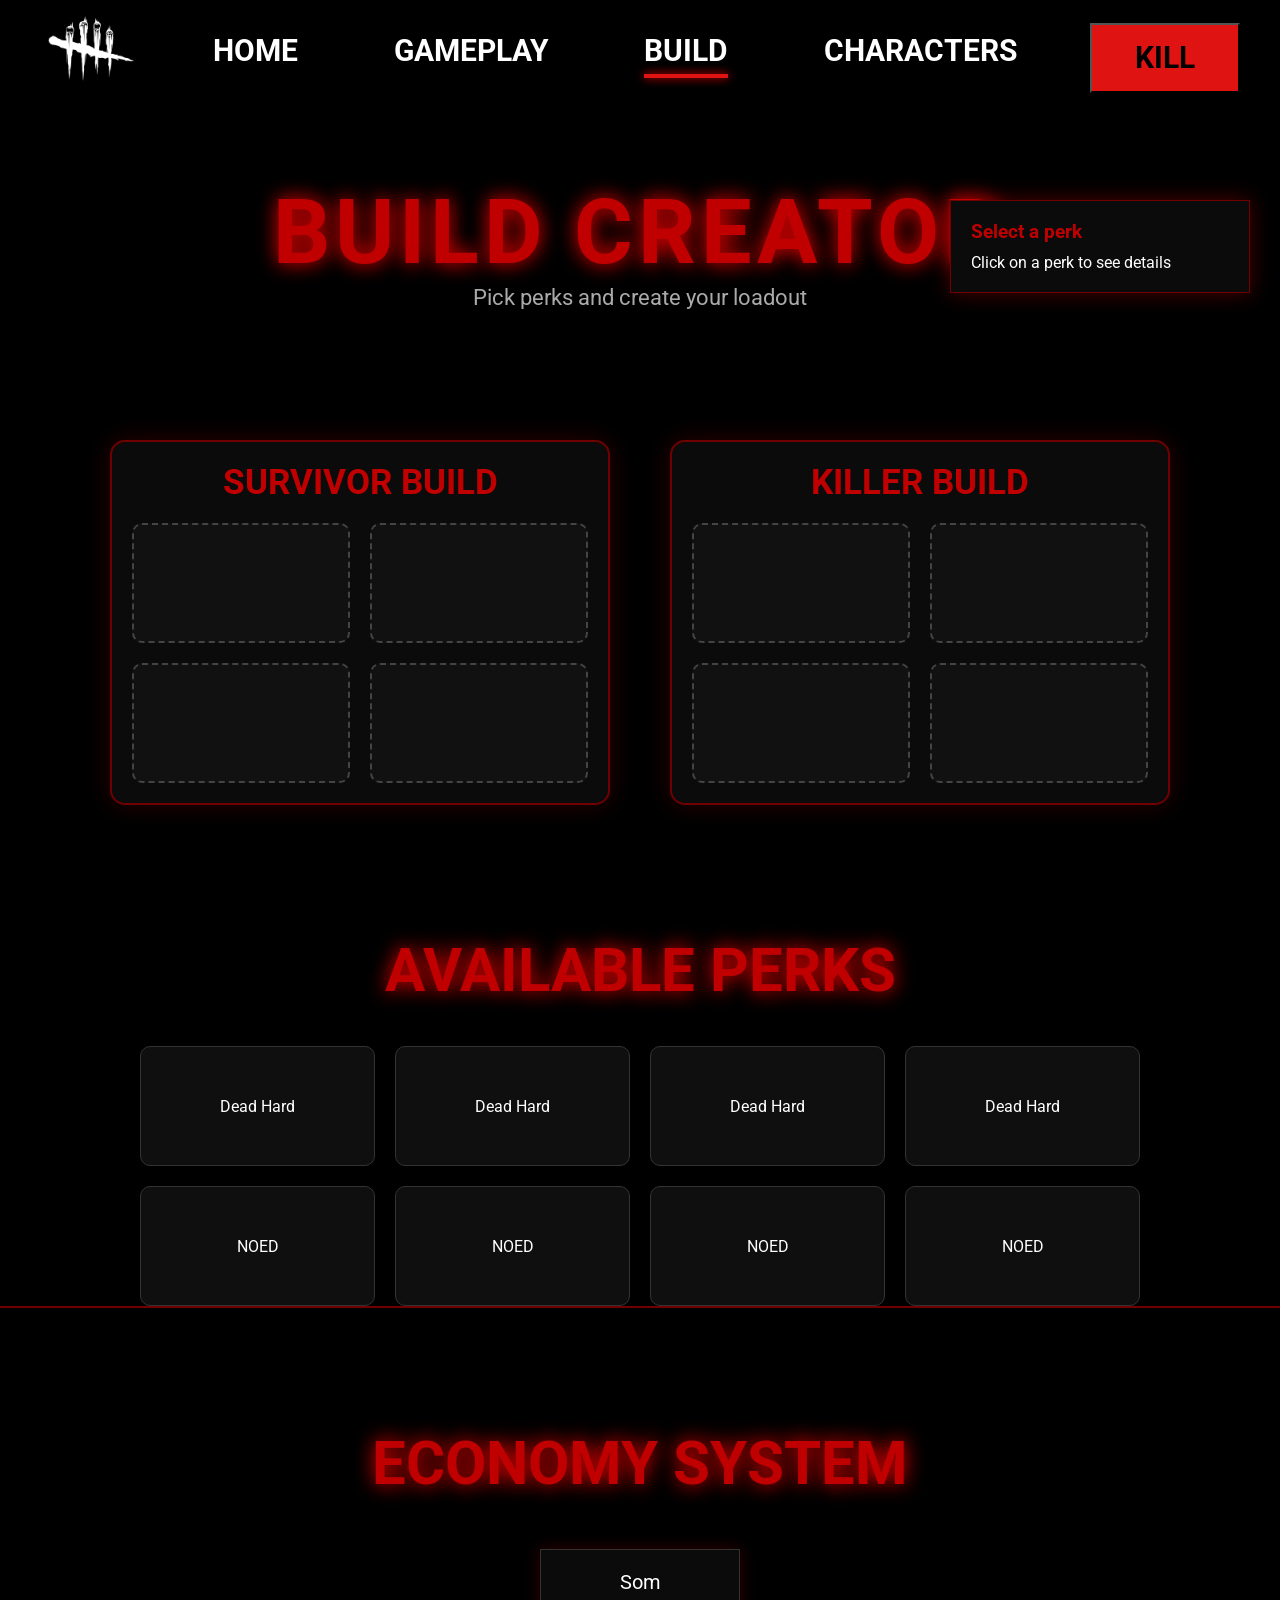
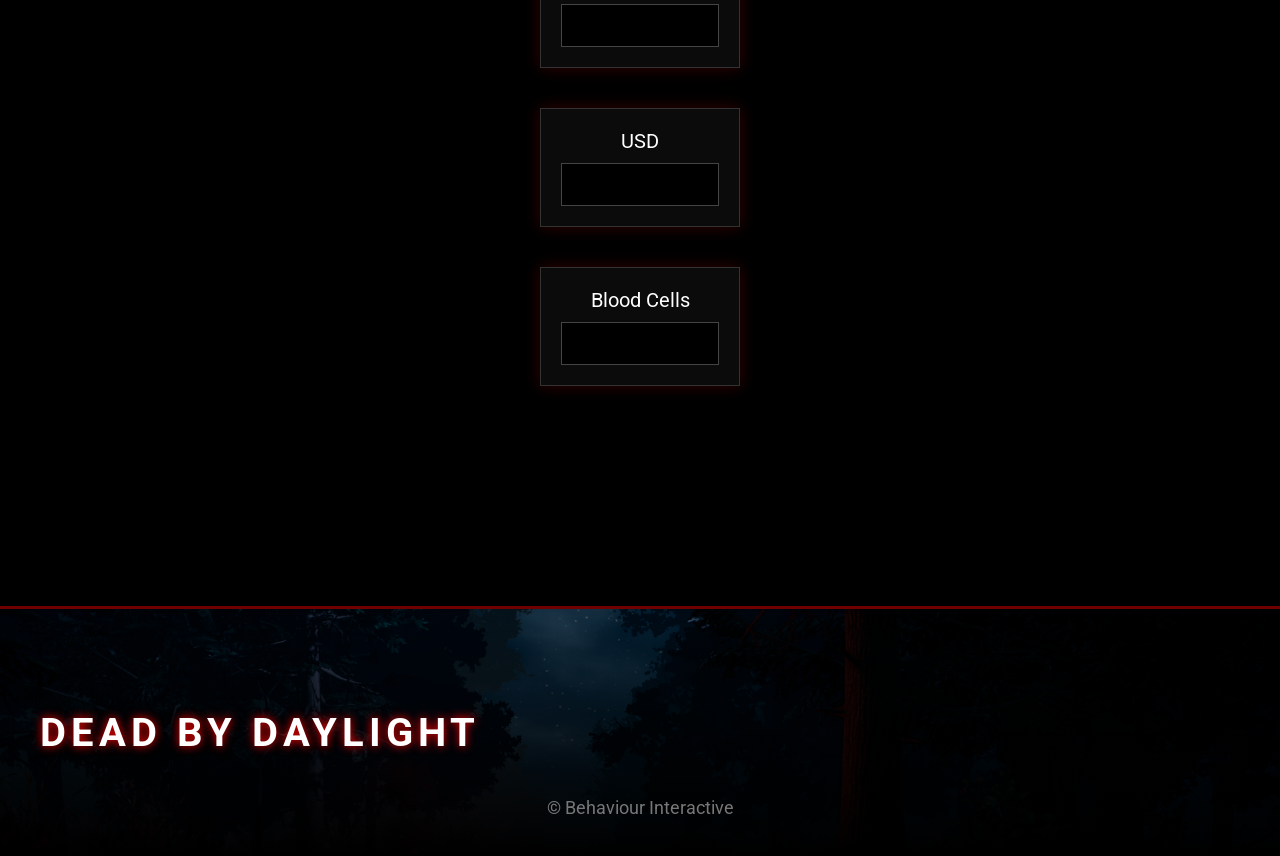
<file: pages/buld.html>
<!DOCTYPE html>
<html lang="en">
<head>
    <meta charset="UTF-8">
    <meta name="viewport" content="width=device-width, initial-scale=1.0">
    <title>BUILD</title>
    <link rel="stylesheet" href="../style/build.css">
    <link rel="stylesheet" href="../style/core.css">
    <link href="https://fonts.googleapis.com/css2?family=Roboto:ital,wght@0,100..900;1,100..900&display=swap" rel="stylesheet">
</head>
<body>
    <body>
        <header>
            <div class="container">
                <div class="inner_header">
                    <a href="">
                        <div class="logo">
                            <img class="dbd" src="../img/icon.png" alt="">
                        </div>
                    </a>
                    <ul class="menu">
                        <li class="menu_link">
                            <a href="../index.html">HOME</a>
                        </li>
                        <li class="menu_link">
                            <a href="../pages/gameplay.html">GAMEPLAY</a>
                        </li>
                        <li class="menu_link active">
                            <a href="../pages/buld.html">BUILD</a>
                        </li>
                        <li class="menu_link">
                            <a href="../pages/characters.html">CHARACTERS</a>
                        </li>
                    </ul>
                    <button class="btn">KILL</button>
                </div>
            </div>
        </header>
        <main class="build">

            <section class="build_title">
                <h1>BUILD CREATOR</h1>
                <p>Pick perks and create your loadout</p>
            </section>

            <div class="perk_info" id="perkInfo">
                <h3>Select a perk</h3>
                <p>Click on a perk to see details</p>
            </div>
        
        
            <section class="build_container">
        
        
                <!-- SURVIVOR -->
                <div class="build_box survivor">
        
                    <h2>SURVIVOR BUILD</h2>
        
                    <div class="slots">
        
                        <div class="slot"></div>
                        <div class="slot"></div>
                        <div class="slot"></div>
                        <div class="slot"></div>
        
                    </div>
        
                </div>
        
        
        
                <!-- KILLER -->
                <div class="build_box killer">
        
                    <h2>KILLER BUILD</h2>
        
                    <div class="slots">
        
                        <div class="slot"></div>
                        <div class="slot"></div>
                        <div class="slot"></div>
                        <div class="slot"></div>
        
                    </div>
        
                </div>
        
            </section>
        
        
        
            <!-- PERKS LIST -->
            <section class="perks">
        
                <h2>AVAILABLE PERKS</h2>
        
                <div class="perks_grid">
        
                    <div class="perk" draggable="true" data-type="survivor" data-name="Dead Hard" data-desc="Allows a burst of speed to avoid damage">
                        Dead Hard
                    </div>
                    <div class="perk" draggable="true" data-type="survivor" data-name="Dead Hard" data-desc="Allows a burst of speed to avoid damage">
                        Dead Hard
                    </div>
                    <div class="perk" draggable="true" data-type="survivor" data-name="Dead Hard" data-desc="Allows a burst of speed to avoid damage">
                        Dead Hard
                    </div>
                    <div class="perk" draggable="true" data-type="survivor" data-name="Dead Hard" data-desc="Allows a burst of speed to avoid damage">
                        Dead Hard
                    </div>
                    <div class="perk" draggable="true" data-type="killer" data-name="Noed" data-desc="Gives speed and power when exit gates are powered">
                        NOED
                    </div>
                    <div class="perk" draggable="true" data-type="killer" data-name="Noed" data-desc="Gives speed and power when exit gates are powered">
                        NOED
                    </div>
                    <div class="perk" draggable="true" data-type="killer" data-name="Noed" data-desc="Gives speed and power when exit gates are powered">
                        NOED
                    </div>
                    <div class="perk" draggable="true" data-type="killer" data-name="Noed" data-desc="Gives speed and power when exit gates are powered">
                        NOED
                    </div>
                </div>

                <div class="converter">
                    <div class="container">
                
                        <h3>ECONOMY SYSTEM</h3>
                
                        <div class="inner_converter">
                
                            <div class="som">
                                <label for="som">Som</label>
                                <input type="number" id="som">
                            </div>
                
                            <div class="usd">
                                <label for="usd">USD</label>
                                <input type="number" id="usd">
                            </div>
                
                            <div class="cells">
                                <label for="cells">Blood Cells</label>
                                <input type="number" id="cells">
                            </div>
                
                        </div>
                
                    </div>
                </div>
        
            </section>
        
        </main>
        <footer>
            <div class="container"></div>
        </footer>
</body>
<div class="modal" id="modal">

    <div class="modal_content">

        <h2>ENTER THE FOG</h2>

        <p>
            Leave your information to start the trial
        </p>


        <form id="killForm">

            <input 
            type="text" 
            id="nickname"
            placeholder="Nickname">


            <input 
            type="email" 
            id="email"
            placeholder="Email">


            <input 
            type="tel" 
            id="phone"
            placeholder="Phone number">


            <button type="submit">
                START
            </button>


        </form>


        <button class="close_btn" id="closeModal">
            CLOSE
        </button>


    </div>

</div>
<script src="../javascript/build.js"></script>
<script src="../javascript/modal.js"></script>
</html>
</file>
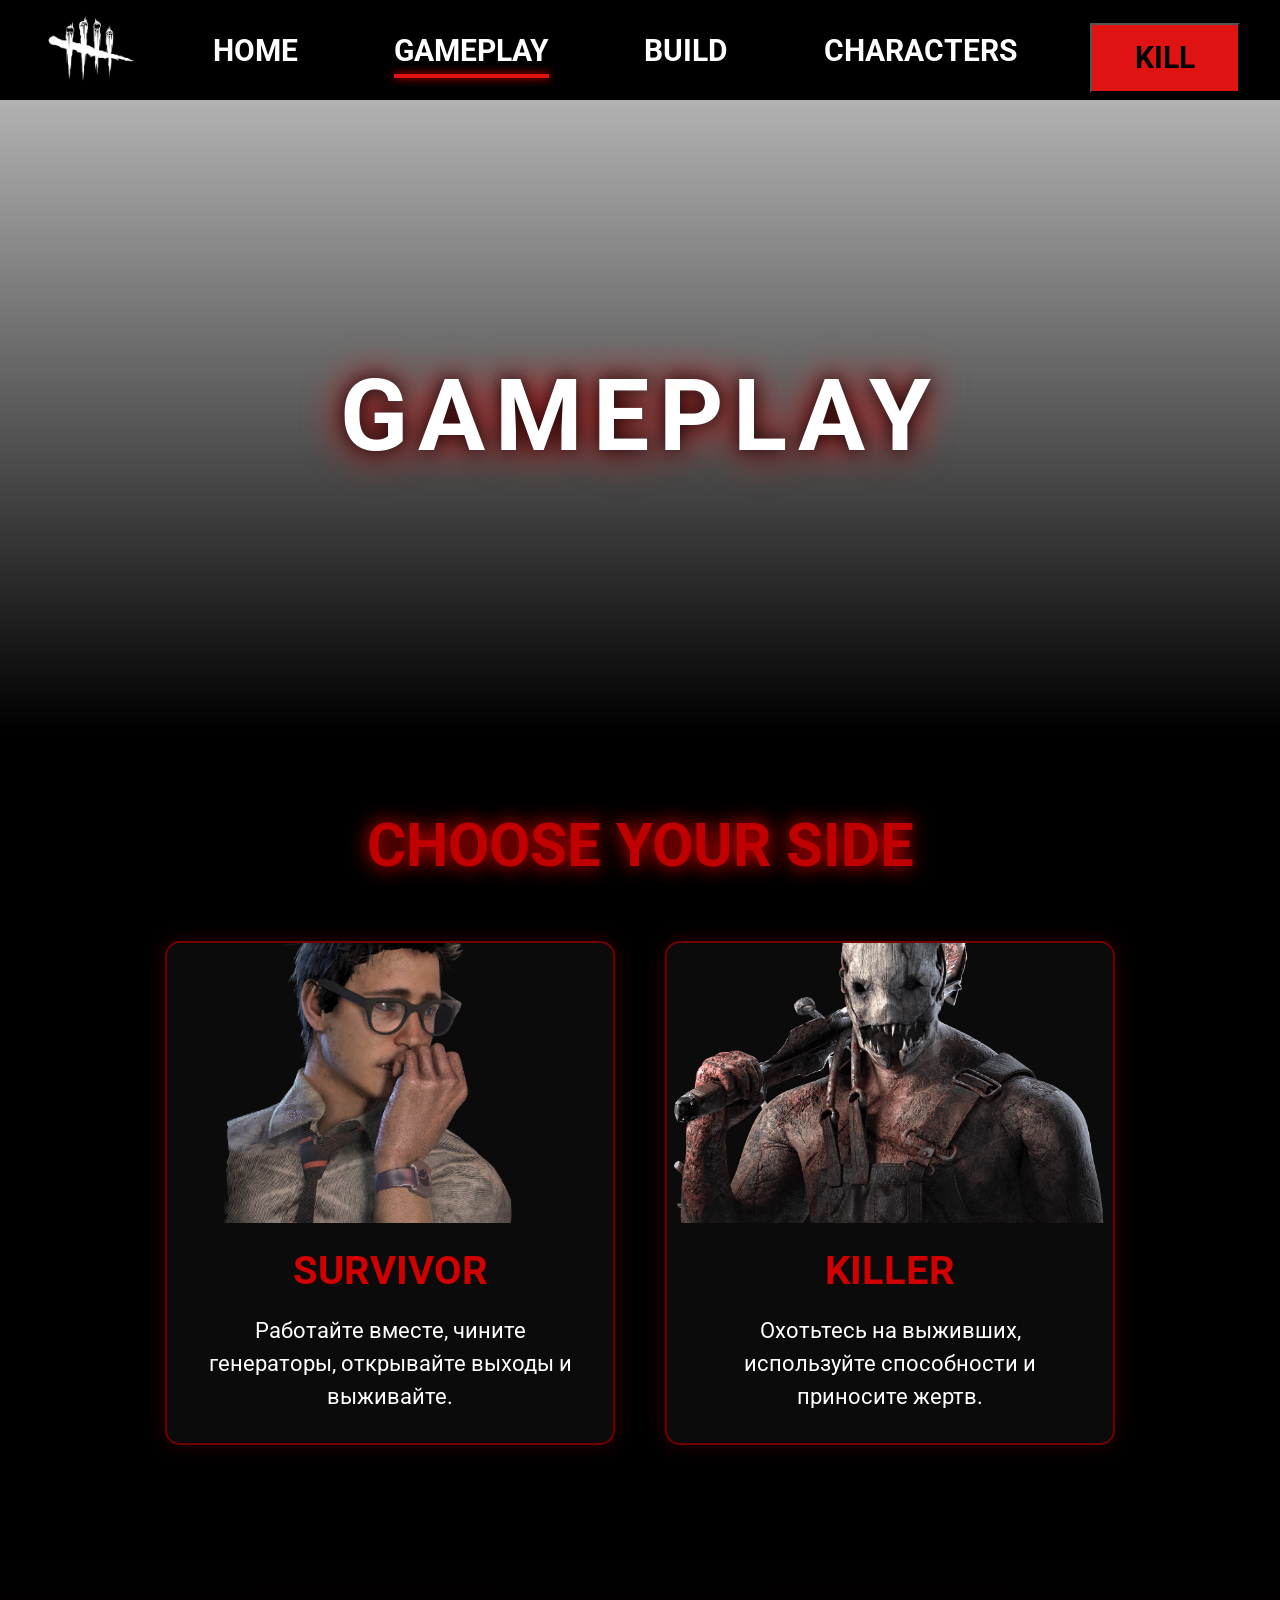
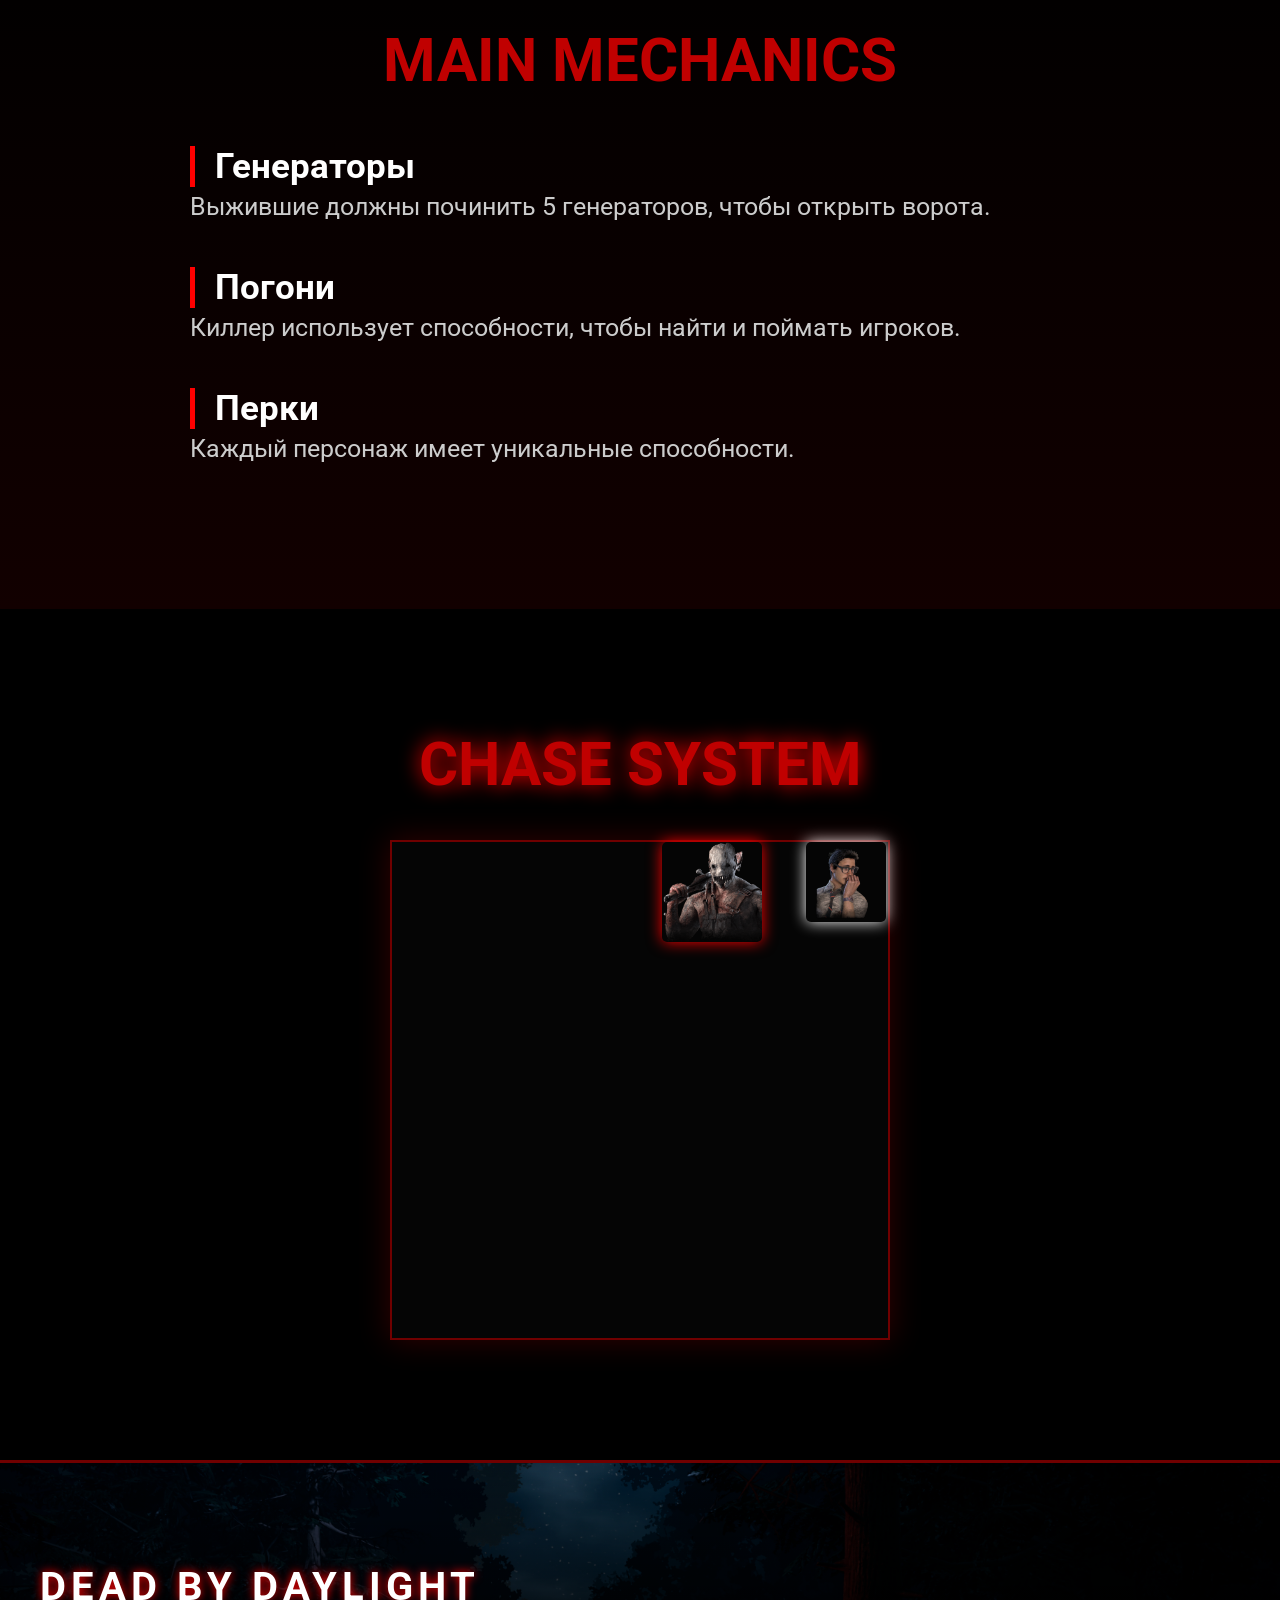
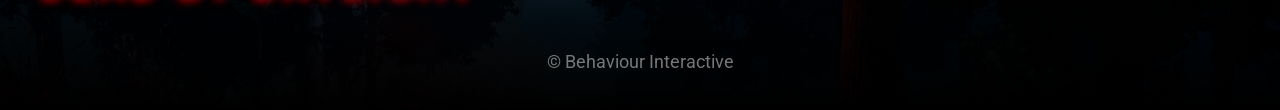
<file: pages/gameplay.html>
<!DOCTYPE html>
<html lang="en">
<head>
    <meta charset="UTF-8">
    <meta name="viewport" content="width=device-width, initial-scale=1.0">
    <title>GAMEPLAY</title>
    <link rel="stylesheet" href="../style/gameplay.css">
    <link rel="stylesheet" href="../style/core.css">
    <link href="https://fonts.googleapis.com/css2?family=Roboto:ital,wght@0,100..900;1,100..900&display=swap" rel="stylesheet">
</head>
<body>
    <header>
        <div class="container">
            <div class="inner_header">
                <a href="">
                    <div class="logo">
                        <img class="dbd" src="../img/icon.png" alt="">
                    </div>
                </a>
                <ul class="menu">
                    <li class="menu_link">
                        <a href="../index.html">HOME</a>
                    </li>
                    <li class="menu_link active">
                        <a href="../pages/gameplay.html">GAMEPLAY</a>
                    </li>
                    <li class="menu_link">
                        <a href="../pages/buld.html">BUILD</a>
                    </li>
                    <li class="menu_link">
                        <a href="../pages/characters.html">CHARACTERS</a>
                    </li>
                </ul>
                <button class="btn">KILL</button>
            </div>
        </div>
    </header>
    <main>

        <section class="gameplay_hero">
        
            <h1>GAMEPLAY</h1>
        
        </section>
        
        
        <section class="roles">
        
        <h2>CHOOSE YOUR SIDE</h2>
        
        
        <div class="role_cards">
        
        
        <div class="role_card">
        
        <img src="../img/surv.png">
        
        <h3>SURVIVOR</h3>
        
        <p>
        Работайте вместе, чините генераторы,
        открывайте выходы и выживайте.
        </p>
        
        </div>
        
        
        
        <div class="role_card">
        
        <img src="../img/man.png">
        
        <h3>KILLER</h3>
        
        <p>
        Охотьтесь на выживших,
        используйте способности и приносите жертв.
        </p>
        
        </div>
        
        
        </div>
        
        </section>
        
        
        
        <section class="mechanics">
        
        
        <h2>MAIN MECHANICS</h2>
        
        
        <div class="mechanics_text">
        
        <h3>Генераторы</h3>
        <p>
        Выжившие должны починить 5 генераторов,
        чтобы открыть ворота.
        </p>
        
        
        <h3>Погони</h3>
        <p>
        Киллер использует способности,
        чтобы найти и поймать игроков.
        </p>
        
        
        <h3>Перки</h3>
        <p>
        Каждый персонаж имеет уникальные способности.
        </p>
        
        
        </div>
        
        
        </section>

        <div class="move_block">
            <div class="container">
        
                <h3 class="move_title">CHASE SYSTEM</h3>
        
                <div class="inner_move_block">
        
                    <div class="parent_block">
        
                        <div class="killer_block"></div>
                        <div class="survivor_block"></div>
        
                    </div>
        
                </div>
        
            </div>
        </div>
        
        
        
        </main>
    <footer>
        <div class="container"></div>
    </footer>
</body>
<div class="modal" id="modal">

    <div class="modal_content">

        <h2>ENTER THE FOG</h2>

        <p>
            Leave your information to start the trial
        </p>


        <form id="killForm">

            <input 
            type="text" 
            id="nickname"
            placeholder="Nickname">


            <input 
            type="email" 
            id="email"
            placeholder="Email">


            <input 
            type="tel" 
            id="phone"
            placeholder="Phone number">


            <button type="submit">
                START
            </button>


        </form>


        <button class="close_btn" id="closeModal">
            CLOSE
        </button>


    </div>

</div>
<script src="../javascript/gameplay.js"></script>
<script src="../javascript/modal.js"></script>
</html>
</file>
<file: style/build.css>
@charset "UTF-8";
header {
  background: black;
  display: flex;
}

.inner_header {
  display: flex;
  justify-content: space-between;
  height: 100px;
}

.menu {
  display: flex;
  justify-content: space-around;
  width: 900px;
  align-items: center;
}

.menu a {
  color: white;
  font-size: 30px;
  font-weight: bold;
}

.btn {
  font-size: 30px;
  width: 150px;
  height: 70px;
  display: flex;
  align-items: center;
  justify-content: center;
  font-weight: bold;
  margin-top: 15px;
  background-color: #e01313;
}

.dbd {
  max-width: 100px;
  max-height: 100px;
  -o-object-fit: contain;
  object-fit: contain;
} 
.inner_main {
  position: relative; /* родитель для абсолютного позиционирования */
  width: 100%;
  height: 100vh; /* на всю высоту экрана */
  overflow: hidden;
}

footer {
  height: 250px;
  background: linear-gradient(to top, black, transparent), url("../img/forest.png");
  background-size: cover;
  background-position: center;
  display: flex;
  align-items: center;
  justify-content: center;
  border-top: 3px solid #700000;
}

footer .container::after {
  content: "DEAD BY DAYLIGHT";
  color: white;
  font-size: 40px;
  font-weight: bold;
  letter-spacing: 5px;
  text-shadow: 0 0 10px red;
}

footer::before {
  content: "© Behaviour Interactive";
  position: absolute;
  margin-top: 150px;
  color: #777;
  font-size: 18px;
}

/* ================= BUILD PAGE ================= */
.build {
  background: black;
  color: white;
  padding-bottom: 100px;
}

/* TITLE */
.build_title {
  text-align: center;
  padding: 80px 20px;
}

.build_title h1 {
  font-size: 90px;
  color: #c00000;
  text-shadow: 0 0 20px red;
  letter-spacing: 5px;
}

.build_title p {
  font-size: 22px;
  color: #aaa;
}

/* TWO BIG BOXES */
.build_container {
  display: flex;
  justify-content: center;
  gap: 60px;
  padding: 50px;
}

.build_box {
  width: 500px;
  background: #0b0b0b;
  border: 2px solid #700000;
  border-radius: 15px;
  padding: 20px;
  box-shadow: 0 0 25px rgba(150, 0, 0, 0.3);
  text-align: center;
}

.build_box h2 {
  font-size: 35px;
  color: #c00000;
  margin-bottom: 20px;
}

/* SLOTS */
.slots {
  display: grid;
  grid-template-columns: repeat(2, 1fr);
  gap: 20px;
}

.slot {
  width: 100%;
  height: 120px;
  background: #111;
  border: 2px dashed #444;
  border-radius: 10px;
  transition: 0.3s;
}

.slot:hover {
  border-color: #c00000;
  box-shadow: 0 0 10px red;
}

/* PERKS */
.perks {
  margin-top: 80px;
  text-align: center;
}

.perks h2 {
  font-size: 60px;
  color: #c00000;
  text-shadow: 0 0 20px red;
  margin-bottom: 40px;
}

.perks_grid {
  display: grid;
  grid-template-columns: repeat(4, 1fr);
  gap: 20px;
  width: 1000px;
  margin: auto;
}

.perk {
  height: 120px;
  background: #0f0f0f;
  border: 1px solid #333;
  border-radius: 10px;
  display: flex;
  align-items: center;
  justify-content: center;
  cursor: pointer;
  transition: 0.3s;
}

.perk:hover {
  transform: scale(1.05);
  border-color: red;
  box-shadow: 0 0 15px red;
}

.perk_info {
  position: fixed;
  right: 30px;
  top: 200px;
  width: 300px;
  padding: 20px;
  background: #0b0b0b;
  border: 1px solid #700000;
  color: white;
  box-shadow: 0 0 20px rgba(255, 0, 0, 0.3);
}

.perk_info h3 {
  color: #c00000;
  margin-bottom: 10px;
}

.menu_link {
  position: relative;
}

.menu_link a {
  color: white;
  text-decoration: none;
}

.menu_link.active::after {
  content: "";
  position: absolute;
  bottom: -10px;
  left: 0;
  width: 100%;
  height: 4px;
  background: #e01313;
  box-shadow: 0 0 10px red;
}

.menu_link::after {
  content: "";
  position: absolute;
  bottom: -10px;
  left: 0;
  width: 0%;
  height: 4px;
  background: red;
  transition: 0.3s;
}

.menu_link:hover::after {
  width: 100%;
}

.modal {
  position: fixed;
  top: 0;
  left: 0;
  width: 100%;
  height: 100vh;
  display: none;
  justify-content: center;
  align-items: center;
  background: rgba(0, 0, 0, 0.8);
  z-index: 9999;
}

.modal.active {
  display: flex;
}

.modal {
  position: fixed;
  top: 0;
  left: 0;
  width: 100%;
  height: 100%;
  background: rgba(0, 0, 0, 0.8);
  display: none;
  align-items: center;
  justify-content: center;
  z-index: 999;
}

.modal.active {
  display: flex;
}

.modal_content {
  width: 500px;
  padding: 40px;
  background: #0b0b0b;
  border: 2px solid #c00000;
  text-align: center;
  box-shadow: 0 0 30px red;
}

.modal_content h2 {
  color: #c00000;
  font-size: 40px;
  margin-bottom: 20px;
}

.modal_content p {
  color: #ccc;
  font-size: 18px;
  line-height: 1.5;
}

.modal_content button {
  margin-top: 20px;
  padding: 10px 25px;
  background: #c00000;
  color: white;
  border: none;
  cursor: pointer;
  transition: 0.3s;
}

.converter {
  padding: 100px 0;
  background-color: black;
}

.inner_converter {
  display: flex;
  align-items: center;
  justify-content: center;
  flex-direction: column;
  gap: 30px;
  margin-top: 50px;
}

.inner_converter > div {
  display: flex;
  flex-direction: column;
}

.converter {
  padding: 120px 0;
  background: black;
  border-top: 2px solid #700000;
}

.converter h3 {
  text-align: center;
  color: #c00000;
  font-size: 60px;
  margin-bottom: 40px;
  text-shadow: 0 0 20px red;
}

.inner_converter {
  display: flex;
  justify-content: center;
  gap: 40px;
  flex-wrap: wrap;
}

.inner_converter > div {
  display: flex;
  flex-direction: column;
  gap: 10px;
  background: #0b0b0b;
  padding: 20px;
  border: 1px solid #333;
  width: 200px;
  box-shadow: 0 0 15px rgba(255, 0, 0, 0.2);
}

.inner_converter label {
  color: white;
  font-size: 20px;
}

.inner_converter input {
  padding: 10px;
  background: black;
  border: 1px solid #444;
  color: white;
  font-size: 18px;
}

.inner_converter input:focus {
  outline: none;
  border-color: red;
  box-shadow: 0 0 10px red;
}/*# sourceMappingURL=build.css.map */
</file>
<file: style/core.css>
* {
  margin: 0;
  padding: 0;
  box-sizing: border-box;
  font-family: "Roboto", sans-serif;
}

a {
  text-decoration: none;
}

li {
  list-style: none;
}

h1 a {
  cursor: pointer;
  color: white;
  transition: color 0.3s ease;
}

h1 a:hover {
  color: red;
}

.container {
  width: 1200px;
  margin: 0 auto;
} 
header {
  height: 100px;
  background: black;
}

.inner_header {
  height: 100px;
  align-items: center;
}

.btn {
  margin-top: 15px;
}

.modal_content input {
  width: 100%;
  margin: 10px 0;
  padding: 15px;
  background: #111;
  border: 1px solid #555;
  color: white;
  font-size: 18px;
}

.modal_content input:focus {
  outline: none;
  border-color: red;
  box-shadow: 0 0 10px red;
}

.modal_content form button {
  margin-top: 20px;
  width: 100%;
  padding: 15px;
  background: #c00000;
  color: white;
  border: none;
  font-size: 20px;
  cursor: pointer;
  transition: 0.3s;
}

.modal_content form button:hover {
  background: red;
  box-shadow: 0 0 20px red;
}

.close_btn {
  margin-top: 20px;
  background: #222;
  color: white;
  padding: 10px 30px;
  border: 1px solid #555;
}/*# sourceMappingURL=core.css.map */
</file>
<file: style/gameplay.css>
@charset "UTF-8";
header {
  background: black;
  display: flex;
}

.inner_header {
  display: flex;
  justify-content: space-between;
  height: 100px;
}

.menu {
  display: flex;
  justify-content: space-around;
  width: 900px;
  align-items: center;
}

.menu a {
  color: white;
  font-size: 30px;
  font-weight: bold;
}

.btn {
  font-size: 30px;
  width: 150px;
  height: 70px;
  display: flex;
  align-items: center;
  justify-content: center;
  font-weight: bold;
  margin-top: 15px;
  background-color: #e01313;
}

.dbd {
  max-width: 100px;
  max-height: 100px;
  -o-object-fit: contain;
  object-fit: contain;
} 
.inner_main {
  position: relative; /* родитель для абсолютного позиционирования */
  width: 100%;
  height: 100vh; /* на всю высоту экрана */
  overflow: hidden;
}

footer {
  height: 250px;
  background: linear-gradient(to top, black, transparent), url("../img/forest.png");
  background-size: cover;
  background-position: center;
  display: flex;
  align-items: center;
  justify-content: center;
  border-top: 3px solid #700000;
}

footer .container::after {
  content: "DEAD BY DAYLIGHT";
  color: white;
  font-size: 40px;
  font-weight: bold;
  letter-spacing: 5px;
  text-shadow: 0 0 10px red;
}

footer::before {
  content: "© Behaviour Interactive";
  position: absolute;
  margin-top: 150px;
  color: #777;
  font-size: 18px;
}

/* ================= GAMEPLAY PAGE ================= */
.gameplay_hero {
  height: 70vh;
  background: linear-gradient(to bottom, rgba(0, 0, 0, 0.3), black), url("https://assets.deadbydaylight.com/DBD_Website_Keyart_d3b7a9628d.jpg");
  background-size: cover;
  background-position: center;
  display: flex;
  align-items: center;
  justify-content: center;
}

.gameplay_hero h1 {
  color: white;
  font-size: 100px;
  letter-spacing: 10px;
  text-shadow: 0 0 20px black, 0 0 40px red;
}

/* ROLES */
.roles {
  background: black;
  padding: 80px 0;
}

.roles h2 {
  text-align: center;
  color: #c00000;
  font-size: 60px;
  margin-bottom: 60px;
  text-shadow: 0 0 20px red;
}

.role_cards {
  display: flex;
  justify-content: center;
  gap: 50px;
}

.role_card {
  width: 450px;
  background: #0b0b0b;
  border: 2px solid #700000;
  border-radius: 15px;
  overflow: hidden;
  text-align: center;
  color: white;
  transition: 0.4s;
  box-shadow: 0 0 20px rgba(150, 0, 0, 0.3);
}

.role_card:hover {
  transform: translateY(-15px);
  box-shadow: 0 0 35px rgba(255, 0, 0, 0.7);
}

.role_card img {
  width: 100%;
  height: 280px;
  -o-object-fit: cover;
     object-fit: cover;
}

.role_card h3 {
  font-size: 40px;
  color: #d00000;
  margin: 20px 0;
}

.role_card p {
  padding: 0 30px 30px;
  font-size: 22px;
  line-height: 1.5;
}

/* MECHANICS */
.mechanics {
  padding: 100px 0;
  background: linear-gradient(to bottom, black, #120000);
}

.mechanics h2 {
  color: #c00000;
  text-align: center;
  font-size: 60px;
  margin-bottom: 50px;
}

.mechanics_text {
  width: 900px;
  margin: auto;
  color: white;
}

.mechanics_text h3 {
  color: white;
  font-size: 35px;
  border-left: 5px solid red;
  padding-left: 20px;
}

.mechanics_text p {
  font-size: 25px;
  line-height: 1.6;
  color: #ccc;
  margin-bottom: 40px;
}

.move_block {
  background: black;
  padding: 120px 0;
}

.move_title {
  text-align: center;
  color: #c00000;
  font-size: 60px;
  margin-bottom: 40px;
  text-shadow: 0 0 20px red;
}

.parent_block {
  height: 500px;
  width: 500px;
  margin: 0 auto;
  position: relative;
  border: 2px solid #700000;
  background: #050505;
  box-shadow: 0 0 30px rgba(255, 0, 0, 0.2);
}

/* KILLER */
.killer_block {
  position: absolute;
  width: 80px;
  height: 80px;
  background-image: url(../img/dwait.png);
  background-size: cover;
  border-radius: 5px;
  box-shadow: 0 0 15px white;
}

/* SURVIVOR */
.survivor_block {
  position: absolute;
  width: 100px;
  height: 100px;
  background-image: url(../img/man.png);
  background-size: cover;
  border-radius: 5px;
  box-shadow: 0 0 15px red;
}

.menu_link {
  position: relative;
}

.menu_link a {
  color: white;
  text-decoration: none;
}

/* красная линия снизу */
.menu_link.active::after {
  content: "";
  position: absolute;
  bottom: -10px;
  left: 0;
  width: 100%;
  height: 4px;
  background: #e01313;
  box-shadow: 0 0 10px red;
}

.menu_link::after {
  content: "";
  position: absolute;
  bottom: -10px;
  left: 0;
  width: 0%;
  height: 4px;
  background: red;
  transition: 0.3s;
}

.menu_link:hover::after {
  width: 100%;
}

.modal_content input {
  width: 100%;
  margin: 10px 0;
  padding: 15px;
  background: #111;
  border: 1px solid #555;
  color: white;
  font-size: 18px;
}

.modal_content input:focus {
  outline: none;
  border-color: red;
  box-shadow: 0 0 10px red;
}

.modal_content form button {
  margin-top: 20px;
  width: 100%;
  padding: 15px;
  background: #c00000;
  color: white;
  border: none;
  font-size: 20px;
  cursor: pointer;
  transition: 0.3s;
}

.modal_content form button:hover {
  background: red;
  box-shadow: 0 0 20px red;
}

.close_btn {
  margin-top: 20px;
  background: #222;
  color: white;
  padding: 10px 30px;
  border: 1px solid #555;
}

.modal {
  position: fixed;
  top: 0;
  left: 0;
  width: 100%;
  height: 100vh;
  display: none;
  justify-content: center;
  align-items: center;
  background: rgba(0, 0, 0, 0.8);
  z-index: 9999;
}

.modal.active {
  display: flex;
}

.modal {
  position: fixed;
  top: 0;
  left: 0;
  width: 100%;
  height: 100%;
  background: rgba(0, 0, 0, 0.8);
  display: none;
  align-items: center;
  justify-content: center;
  z-index: 999;
}

.modal.active {
  display: flex;
}

.modal_content {
  width: 500px;
  padding: 40px;
  background: #0b0b0b;
  border: 2px solid #c00000;
  text-align: center;
  box-shadow: 0 0 30px red;
}

.modal_content h2 {
  color: #c00000;
  font-size: 40px;
  margin-bottom: 20px;
}

.modal_content p {
  color: #ccc;
  font-size: 18px;
  line-height: 1.5;
}

.modal_content button {
  margin-top: 20px;
  padding: 10px 25px;
  background: #c00000;
  color: white;
  border: none;
  cursor: pointer;
  transition: 0.3s;
}/*# sourceMappingURL=gameplay.css.map */
</file>
